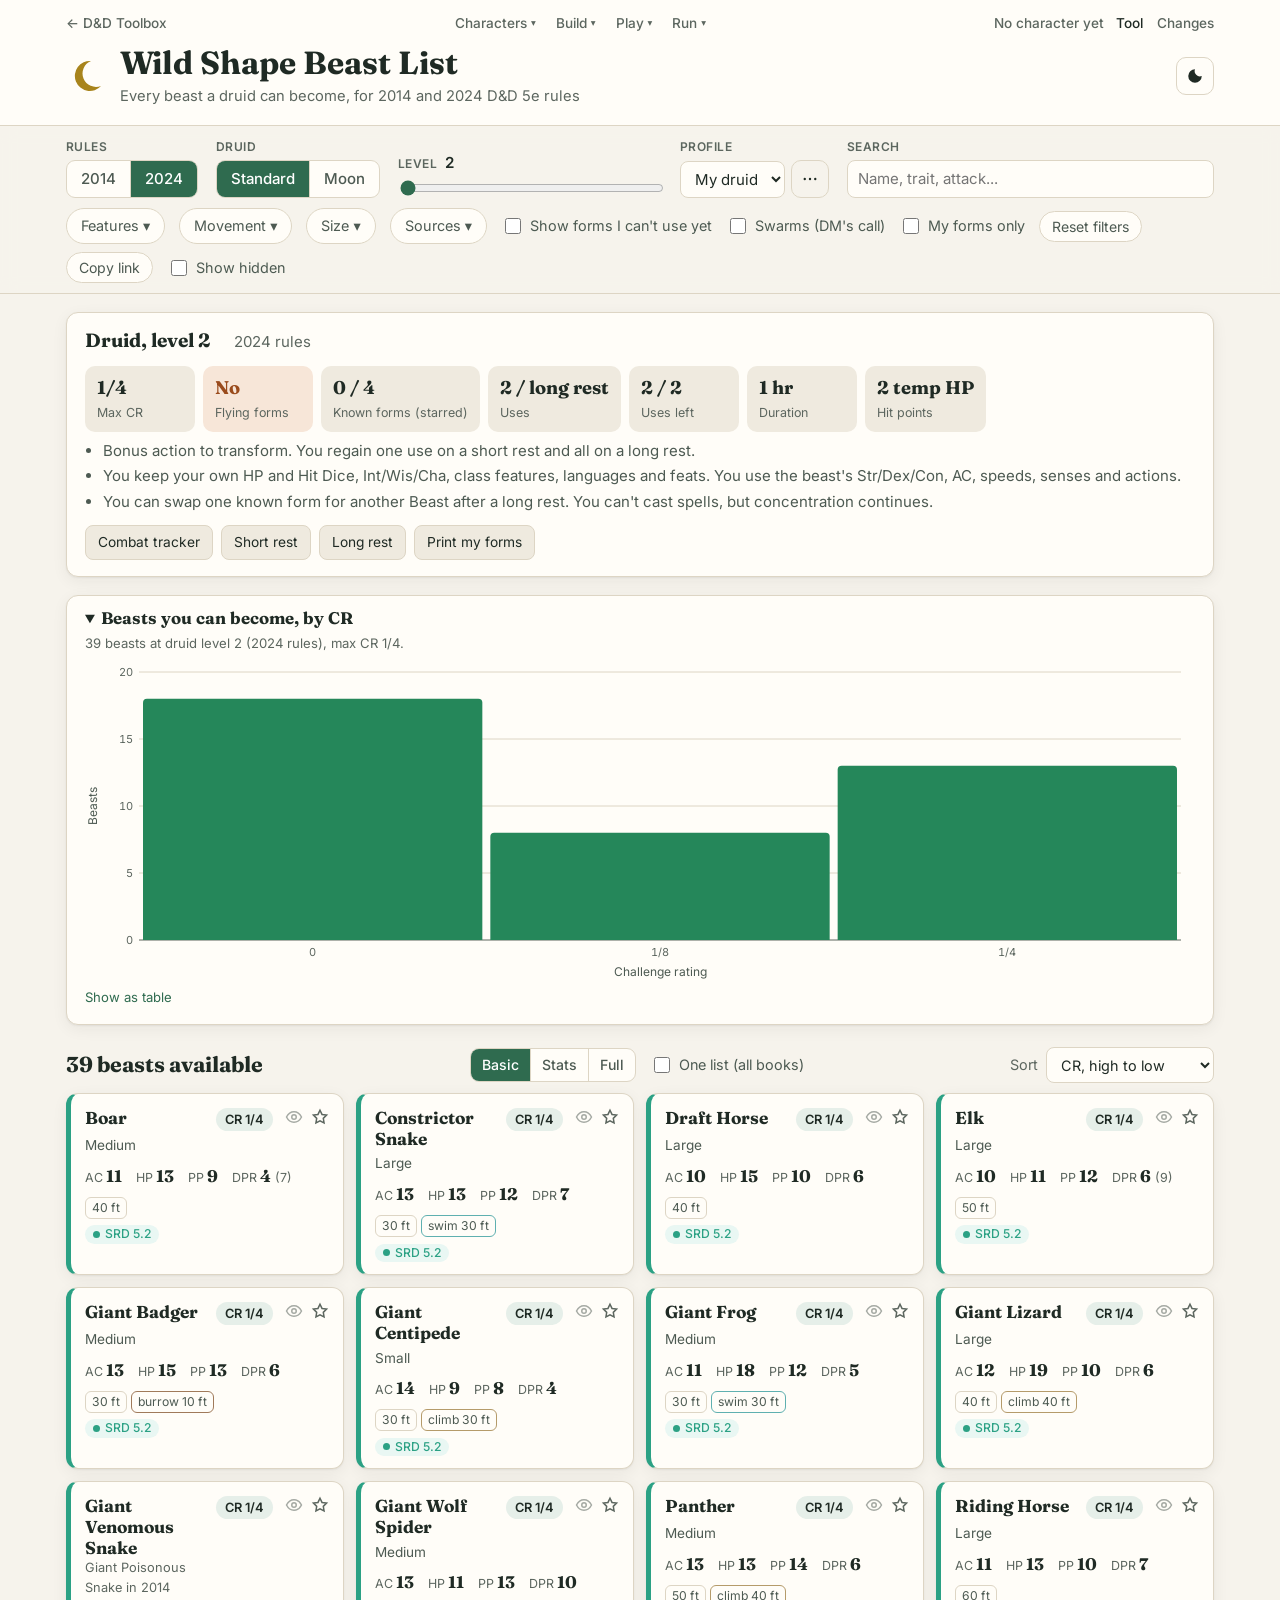
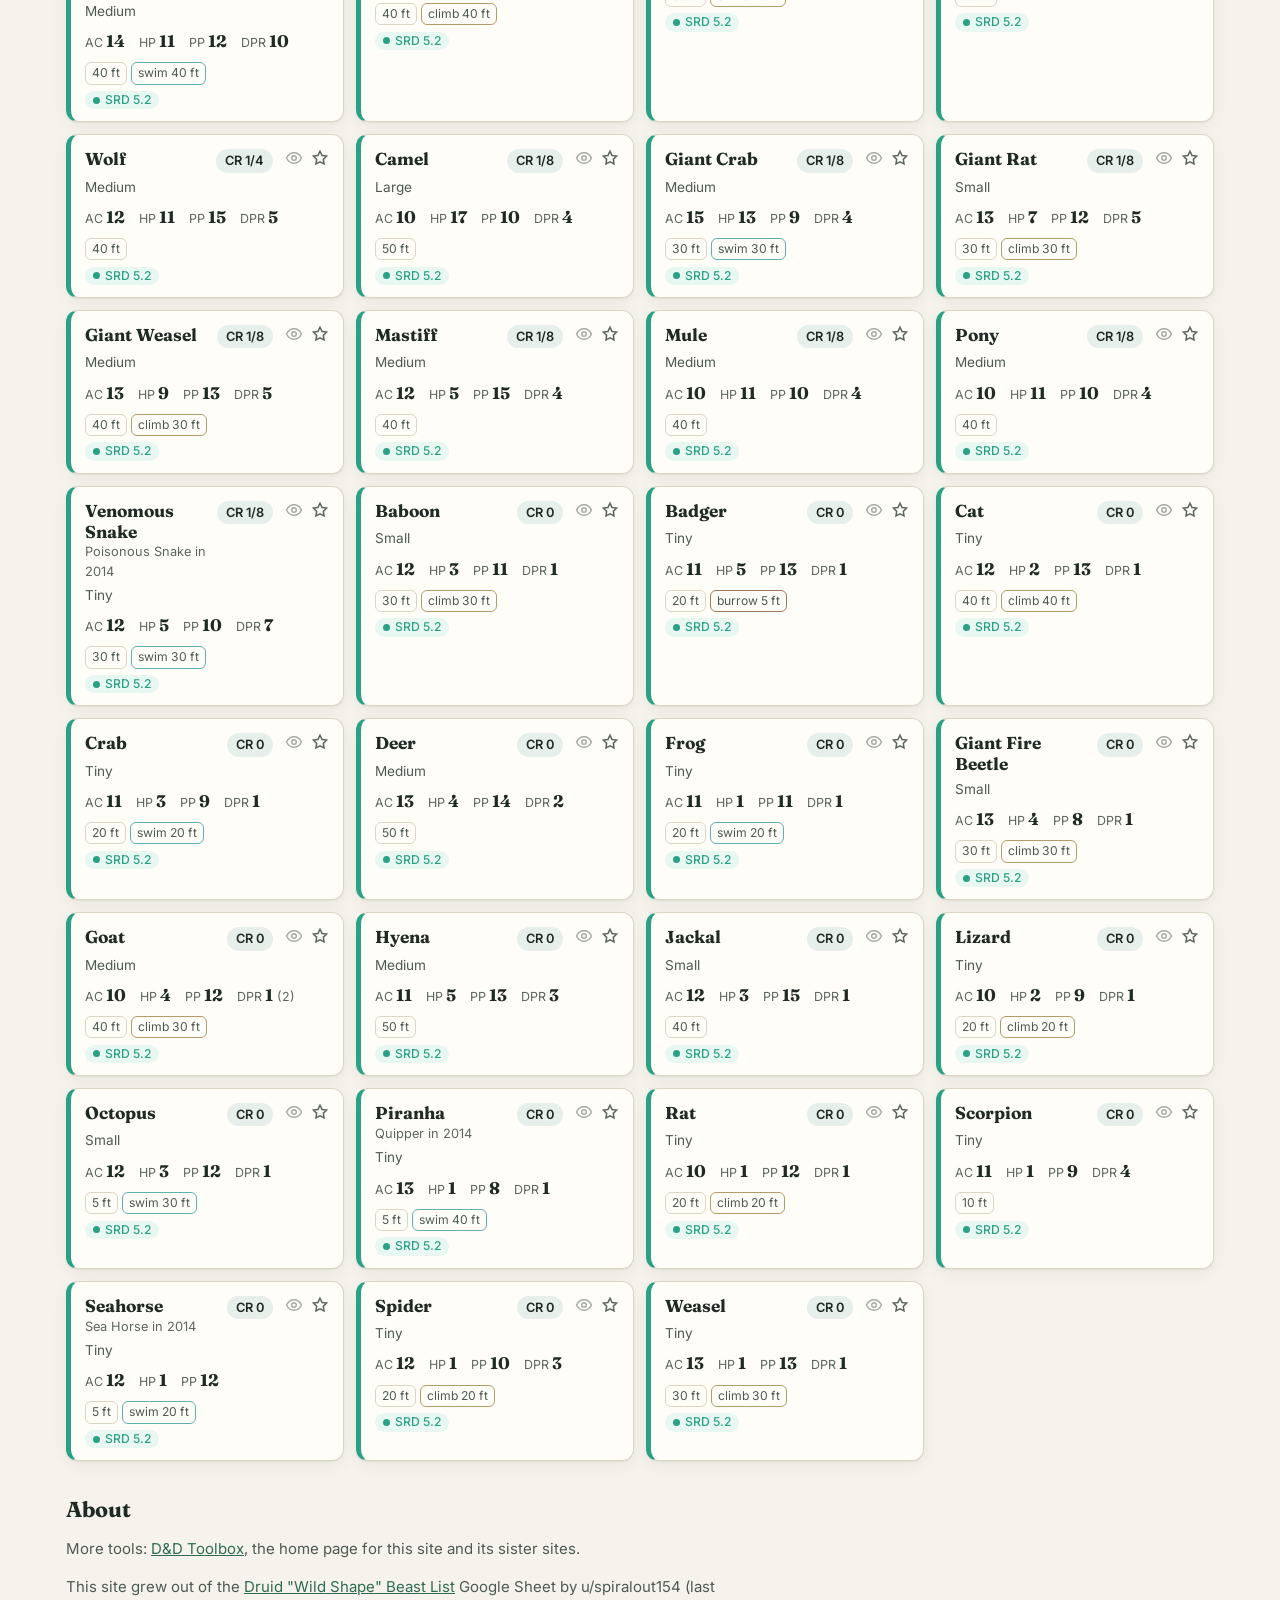
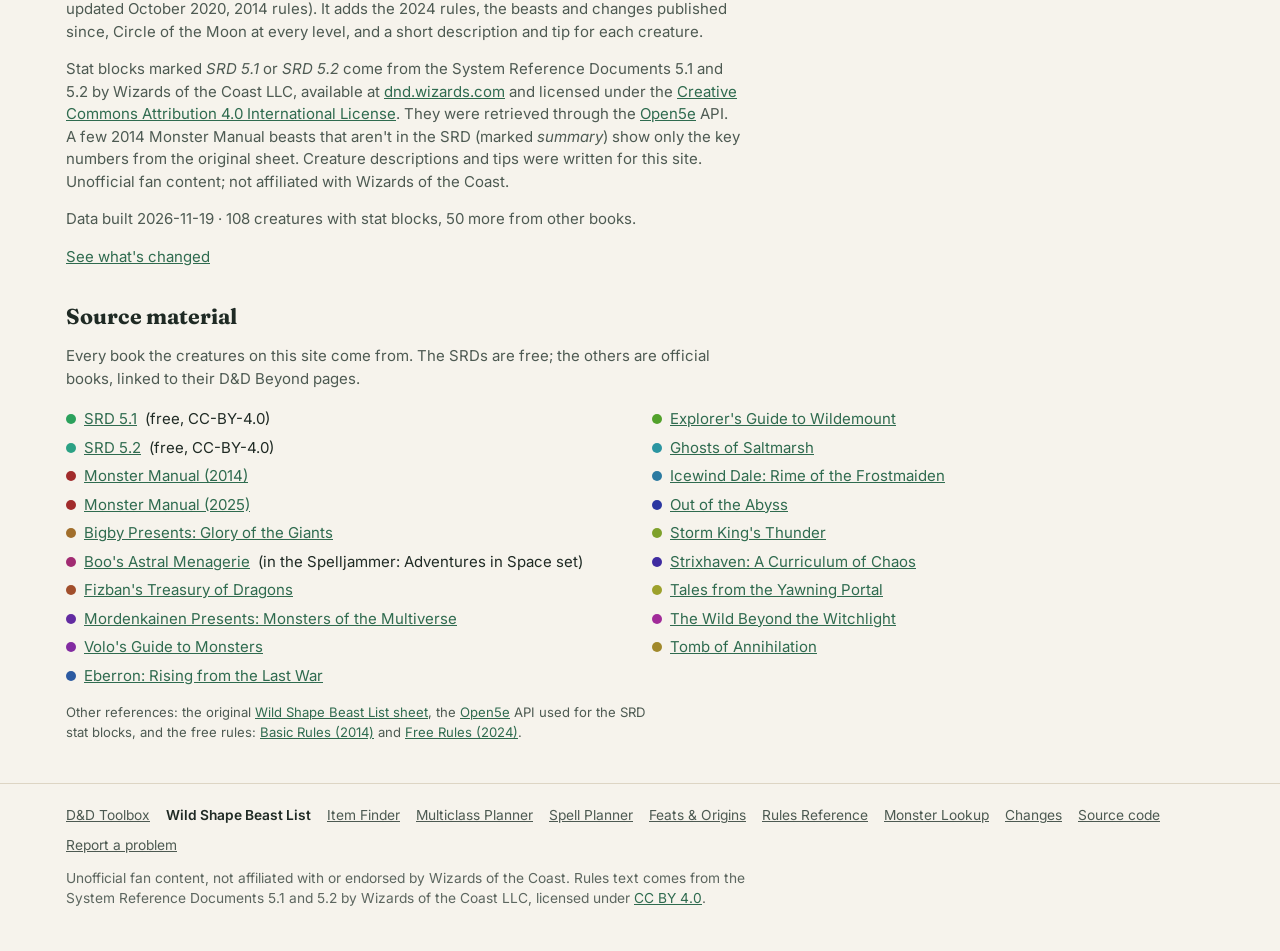
<file: site/index.html>
<!doctype html>
<html lang="en">
<head>
<meta charset="utf-8">
<meta name="viewport" content="width=device-width, initial-scale=1">
<title>Wild Shape Beast List</title>
<meta name="description" content="Druid Wild Shape beast list for D&D 5e: 2014 and 2024 rules, standard and Circle of the Moon druids, filtered by level.">
<meta name="theme-color" content="#f6f3ec" media="(prefers-color-scheme: light)">
<meta name="theme-color" content="#12171a" media="(prefers-color-scheme: dark)">
<link rel="canonical" href="https://wernercd.github.io/dnd-druid-wildshapes/">
<meta property="og:type" content="website">
<meta property="og:site_name" content="D&amp;D Toolbox">
<meta property="og:title" content="Wild Shape Beast List">
<meta property="og:description" content="Druid Wild Shape beast list for D&D 5e: 2014 and 2024 rules, standard and Circle of the Moon druids, filtered by level.">
<meta property="og:url" content="https://wernercd.github.io/dnd-druid-wildshapes/">
<meta property="og:image" content="https://wernercd.github.io/dnd-druid-wildshapes/og.png">
<meta property="og:image:width" content="1200">
<meta property="og:image:height" content="630">
<meta name="twitter:card" content="summary_large_image">
<link rel="manifest" href="manifest.webmanifest">
<link rel="icon" href="icons/favicon-32.png" sizes="32x32" type="image/png">
<link rel="apple-touch-icon" href="icons/apple-touch-icon.png">
<link rel="preconnect" href="https://fonts.googleapis.com">
<link rel="preconnect" href="https://fonts.gstatic.com" crossorigin>
<link href="https://fonts.googleapis.com/css2?family=Fraunces:opsz,wght@9..144,500;9..144,700&family=Inter:wght@400;500;600&display=swap" rel="stylesheet">
<script>try{var t=localStorage.getItem('dnd.theme');if(t==='dark'||t==='light')document.documentElement.dataset.theme=t;}catch(e){}</script>
<link rel="stylesheet" href="styles.css?v=dev">
</head>
<body>
<header class="site-header">
  <div class="wrap hub-bar">
    <a href="https://wernercd.github.io/dnd/">&larr; D&amp;D Toolbox</a>
    <span class="char-pick" id="charPick"></span>
    <nav class="hub-nav" aria-label="Site">
      <a href="./" aria-current="page">Tool</a>
      <a href="changes.html">Changes</a>
    </nav>
  </div>
  <div class="wrap header-inner">
    <div class="brand">
      <svg class="logo" viewBox="0 0 32 32" aria-hidden="true"><path d="M20 4a12 12 0 1 0 8 20A10 10 0 0 1 20 4z"/></svg>
      <div>
        <h1>Wild Shape Beast List</h1>
        <p class="tagline">Every beast a druid can become, for 2014 and 2024 D&amp;D 5e rules</p>
      </div>
    </div>
    <button id="themeBtn" class="icon-btn" type="button" aria-label="Toggle dark mode" title="Toggle dark mode">
      <svg viewBox="0 0 24 24" aria-hidden="true"><path d="M12 3a9 9 0 1 0 9 9 7 7 0 0 1-9-9z"/></svg>
    </button>
  </div>
</header>

<section class="controls" aria-label="Druid options">
  <div class="wrap controls-grid">
    <div class="ctl">
      <span class="ctl-label">Rules</span>
      <div class="seg" role="radiogroup" aria-label="Rules edition">
        <button type="button" role="radio" data-ed="2014">2014</button>
        <button type="button" role="radio" data-ed="2024">2024</button>
      </div>
    </div>
    <div class="ctl">
      <span class="ctl-label">Druid</span>
      <div class="seg" role="radiogroup" aria-label="Druid circle">
        <button type="button" role="radio" data-circle="standard">Standard</button>
        <button type="button" role="radio" data-circle="moon">Moon</button>
      </div>
    </div>
    <div class="ctl ctl-level">
      <label class="ctl-label" for="level">Level <output id="levelOut">2</output></label>
      <input type="range" id="level" min="2" max="20" value="2">
    </div>
    <div class="ctl ctl-wis" id="wisCtl">
      <label class="ctl-label" for="wis">Wis mod</label>
      <input type="number" id="wis" min="-1" max="7" value="3">
    </div>
    <div class="ctl ctl-profile">
      <label class="ctl-label" for="profile">Profile</label>
      <div class="profile-row">
        <select id="profile" aria-label="Profile"></select>
        <details class="pmenu" id="pMenu">
          <summary class="icon-btn" aria-label="Manage profiles, backup and restore" title="Manage profiles, backup and restore">
            <svg viewBox="0 0 24 24" aria-hidden="true"><circle cx="5" cy="12" r="1.6"/><circle cx="12" cy="12" r="1.6"/><circle cx="19" cy="12" r="1.6"/></svg>
          </summary>
          <div class="pmenu-pop">
            <button type="button" data-pact="new">New profile</button>
            <button type="button" data-pact="rename">Rename profile</button>
            <button type="button" data-pact="delete">Delete profile</button>
            <button type="button" data-pact="savechar" id="saveCharBtn" hidden>Save as character</button>
            <hr>
            <button type="button" data-pact="export">Export backup (.json)</button>
            <button type="button" data-pact="import">Import backup</button>
            <p class="small muted">Profiles keep starred forms, hidden beasts, notes and settings in this browser. Export a backup to move them to another device.</p>
          </div>
        </details>
        <input type="file" id="importFile" accept=".json,application/json" hidden>
      </div>
      <p class="char-note small muted" id="charNote" hidden></p>
    </div>
    <div class="ctl ctl-search">
      <label class="ctl-label" for="search">Search</label>
      <input type="search" id="search" placeholder="Name, trait, attack...">
    </div>
  </div>
  <div class="wrap filters">
    <details class="srcpick featpick" id="featPick">
      <summary id="featSum">Features</summary>
      <div class="srcpop">
        <div class="srcbtns"><button type="button" id="featNone">Clear all</button><span class="small muted">Beasts must have every ticked feature.</span></div>
        <div id="featList" class="srclist" role="group" aria-label="Feature filter"></div>
      </div>
    </details>
    <details class="srcpick featpick" id="movePick">
      <summary id="moveSum">Movement</summary>
      <div class="srcpop">
        <div class="srcbtns"><button type="button" id="moveNone">Clear all</button><span class="small muted">Beasts must have every ticked speed.</span></div>
        <div id="moveList" class="srclist" role="group" aria-label="Movement filter"></div>
      </div>
    </details>
    <details class="srcpick featpick" id="sizePick">
      <summary id="sizeSum">Size</summary>
      <div class="srcpop">
        <div class="srcbtns"><button type="button" id="sizeNone">Any size</button><span class="small muted">Shows beasts of any ticked size.</span></div>
        <div id="sizeList" class="srclist" role="group" aria-label="Size filter"></div>
      </div>
    </details>
    <details class="srcpick" id="srcPick">
      <summary id="srcSum">Sources</summary>
      <div class="srcpop">
        <input type="search" id="srcQ" placeholder="Find a book..." aria-label="Filter sources">
        <div class="srcbtns"><button type="button" id="srcCore">Core books</button><button type="button" id="srcAll">Select all</button><button type="button" id="srcNone">Clear all</button><button type="button" id="srcShown">Only matches</button></div>
        <div id="srcList" class="srclist"></div>
      </div>
    </details>
    <label class="tog"><input type="checkbox" id="showAll"> Show forms I can't use yet</label>
    <label class="tog"><input type="checkbox" id="swarms"> Swarms (DM's call)</label>
    <label class="tog"><input type="checkbox" id="favOnly"> My forms only</label>
    <button type="button" class="chip" id="resetBtn" title="Clear every filter and go back to the default view">Reset filters</button>
    <button type="button" class="chip" id="copyLink" title="Copy a link to this exact view">Copy link</button>
    <label class="tog"><input type="checkbox" id="showHidden"> <span id="showHiddenLbl">Show hidden</span></label>
  </div>
</section>

<main class="wrap" data-reveal>
  <section id="rules" class="rules-card" aria-live="polite"></section>

  <details class="rules-card crchart" id="crSec" open>
    <summary><h2>Beasts you can become, by CR</h2></summary>
    <div class="crbody">
      <p class="small muted" id="crNote"></p>
      <div id="crChart"></div>
    </div>
  </details>

  <section class="results">
    <div class="results-head">
      <h2 id="count">Beasts</h2>
      <div class="view-ctl">
        <div class="seg seg-sm" role="radiogroup" aria-label="Card detail">
          <button type="button" role="radio" data-detail="basic" title="Name, AC, HP and speeds">Basic</button>
          <button type="button" role="radio" data-detail="stats" title="Add ability scores, traits and attacks">Stats</button>
          <button type="button" role="radio" data-detail="full" title="Full stat blocks on every card">Full</button>
        </div>
        <label class="tog"><input type="checkbox" id="merge"> One list (all books)</label>
      </div>
      <div class="sort">
        <label for="sort">Sort</label>
        <select id="sort">
          <option value="cr-desc">CR, high to low</option>
          <option value="cr-asc">CR, low to high</option>
          <option value="name">Name</option>
          <option value="hp">Hit points</option>
          <option value="ac">Armor class</option>
          <option value="speed">Fastest</option>
          <option value="dpr">Damage per round</option>
        </select>
      </div>
    </div>
    <div id="list" class="list"></div>
    <p id="empty" class="empty" hidden>No beasts match. Try clearing a filter or raising your level.</p>
  </section>

  <section class="others" id="othersSec">
    <h2>From other books</h2>
    <p class="muted">Beasts published outside the free System Reference Document. Only the basics are listed here; the full stat blocks are in the book named.</p>
    <div id="others" class="others-list"></div>
  </section>

  <section class="about" id="about">
    <h2>About</h2>
    <p>More tools: <a href="https://wernercd.github.io/dnd/">D&amp;D Toolbox</a>, the home page for this site and its sister sites.</p>
    <p>This site grew out of the <a href="https://docs.google.com/spreadsheets/d/1dTGapgzFstOdRr5EJEV6sAhtNSYi0QsX-Tgr2GRutWI/" rel="noopener">Druid "Wild Shape" Beast List</a> Google Sheet by u/spiralout154 (last updated October 2020, 2014 rules). It adds the 2024 rules, the beasts and changes published since, Circle of the Moon at every level, and a short description and tip for each creature.</p>
    <p>Stat blocks marked <em>SRD 5.1</em> or <em>SRD 5.2</em> come from the System Reference Documents 5.1 and 5.2 by Wizards of the Coast LLC, available at <a href="https://dnd.wizards.com/resources/systems-reference-document" rel="noopener">dnd.wizards.com</a> and licensed under the <a href="https://creativecommons.org/licenses/by/4.0/legalcode" rel="noopener">Creative Commons Attribution 4.0 International License</a>. They were retrieved through the <a href="https://open5e.com" rel="noopener">Open5e</a> API. A few 2014 Monster Manual beasts that aren't in the SRD (marked <em>summary</em>) show only the key numbers from the original sheet. Creature descriptions and tips were written for this site. Unofficial fan content; not affiliated with Wizards of the Coast.</p>
    <p class="muted" id="generated"></p>
    <p><a href="changes.html">See what's changed</a></p>
  </section>

  <section class="about" id="sources">
    <h2>Source material</h2>
    <p class="muted">Every book the creatures on this site come from. The SRDs are free; the others are official books, linked to their D&amp;D Beyond pages.</p>
    <ul id="srcLinks" class="srclinks"></ul>
    <p class="small muted">Other references: the original <a href="https://docs.google.com/spreadsheets/d/1dTGapgzFstOdRr5EJEV6sAhtNSYi0QsX-Tgr2GRutWI/" rel="noopener">Wild Shape Beast List sheet</a>, the <a href="https://open5e.com" rel="noopener">Open5e</a> API used for the SRD stat blocks, and the free rules: <a href="https://www.dndbeyond.com/sources/dnd/basic-rules-2014" rel="noopener">Basic Rules (2014)</a> and <a href="https://www.dndbeyond.com/sources/dnd/br-2024" rel="noopener">Free Rules (2024)</a>.</p>
  </section>

</main>

<aside id="tracker" class="tracker" aria-label="Combat tracker" hidden></aside>

<footer class="site-footer">
  <div class="wrap">
    <ul class="foot-links">
      <li><a href="https://wernercd.github.io/dnd/">D&amp;D Toolbox</a></li>
      <li><a href="https://wernercd.github.io/dnd-druid-wildshapes/" aria-current="page">Wild Shape Beast List</a></li>
      <li><a href="https://wernercd.github.io/dnd-items/">Item Finder</a></li>
      <li><a href="https://wernercd.github.io/dnd-multiclass-planner/">Multiclass Planner</a></li>
      <li><a href="https://wernercd.github.io/dnd-magic/">Spell Planner</a></li>
      <li><a href="https://wernercd.github.io/dnd-feats/">Feats &amp; Origins</a></li>
      <li><a href="https://wernercd.github.io/dnd-rules/">Rules Reference</a></li>
      <li><a href="https://wernercd.github.io/dnd-monsters/">Monster Lookup</a></li>
      <li><a href="changes.html">Changes</a></li>
      <li><a href="https://github.com/WernerCD/dnd-druid-wildshapes" rel="noopener">Source code</a></li>
      <li><a href="https://github.com/WernerCD/dnd-druid-wildshapes/issues" rel="noopener">Report a problem</a></li>
    </ul>
    <p>Unofficial fan content, not affiliated with or endorsed by Wizards of the Coast. Rules text comes from the System Reference Documents 5.1 and 5.2 by Wizards of the Coast LLC, licensed under <a href="https://creativecommons.org/licenses/by/4.0/legalcode" rel="noopener">CC BY 4.0</a>.</p>
  </div>
</footer>

<dialog id="detail" aria-labelledby="dTitle">
  <div class="dlg">
    <button type="button" class="icon-btn close" id="closeDlg" aria-label="Close">
      <svg viewBox="0 0 24 24" aria-hidden="true"><path d="M6 6l12 12M18 6L6 18"/></svg>
    </button>
    <div id="dBody"></div>
  </div>
</dialog>

<script src="theme.js?v=dev"></script>
<script src="nav.js?v=dev"></script>
<script src="version.js?v=dev"></script>
<script src="offline.js?v=dev"></script>
<script src="dice.js?v=dev"></script>
<script src="links.js?v=dev"></script>
<script src="character.js?v=dev"></script>
<script src="sources.js?v=dev"></script>
<script src="chart.js?v=dev"></script>
<script src="statblock.js?v=dev"></script>
<script src="app.js?v=dev"></script>
<script src="motion.js?v=dev" defer></script><script src="ui.js?v=dev" defer></script>
</body>
</html>
</file>
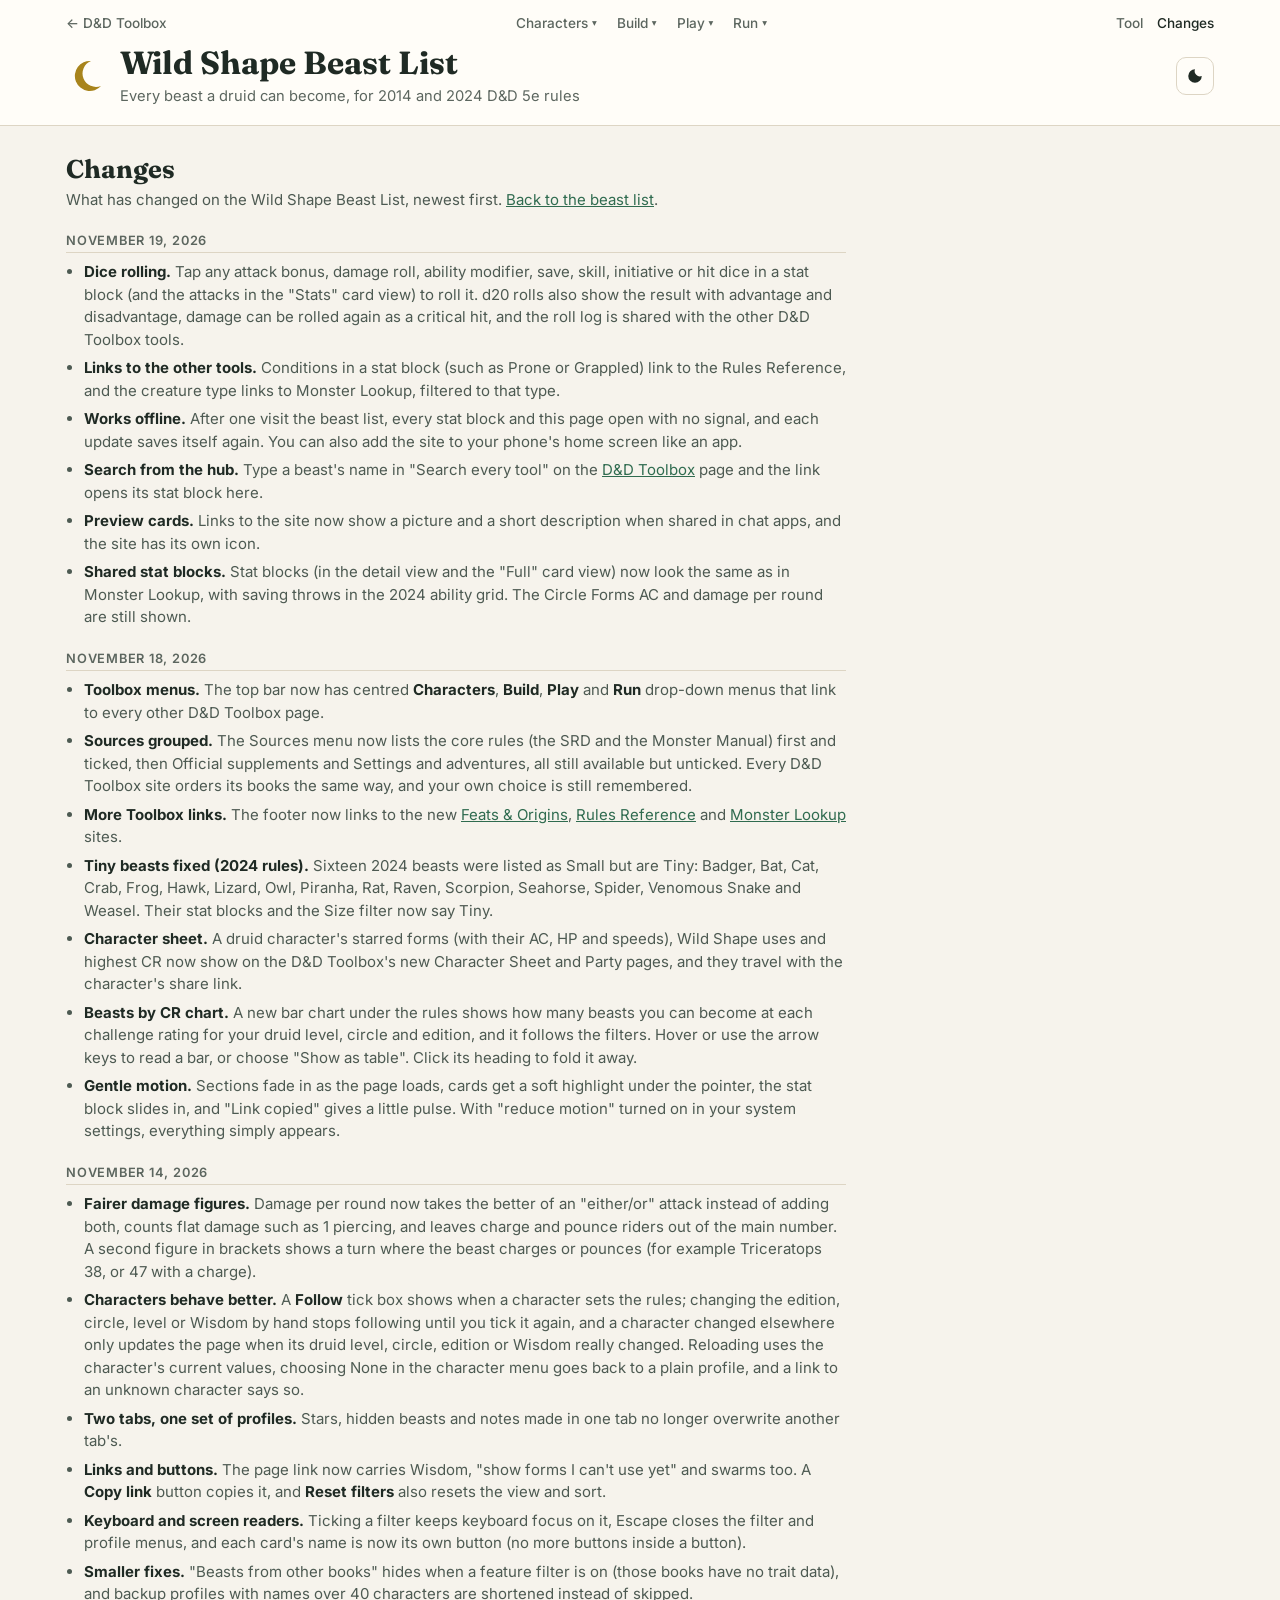
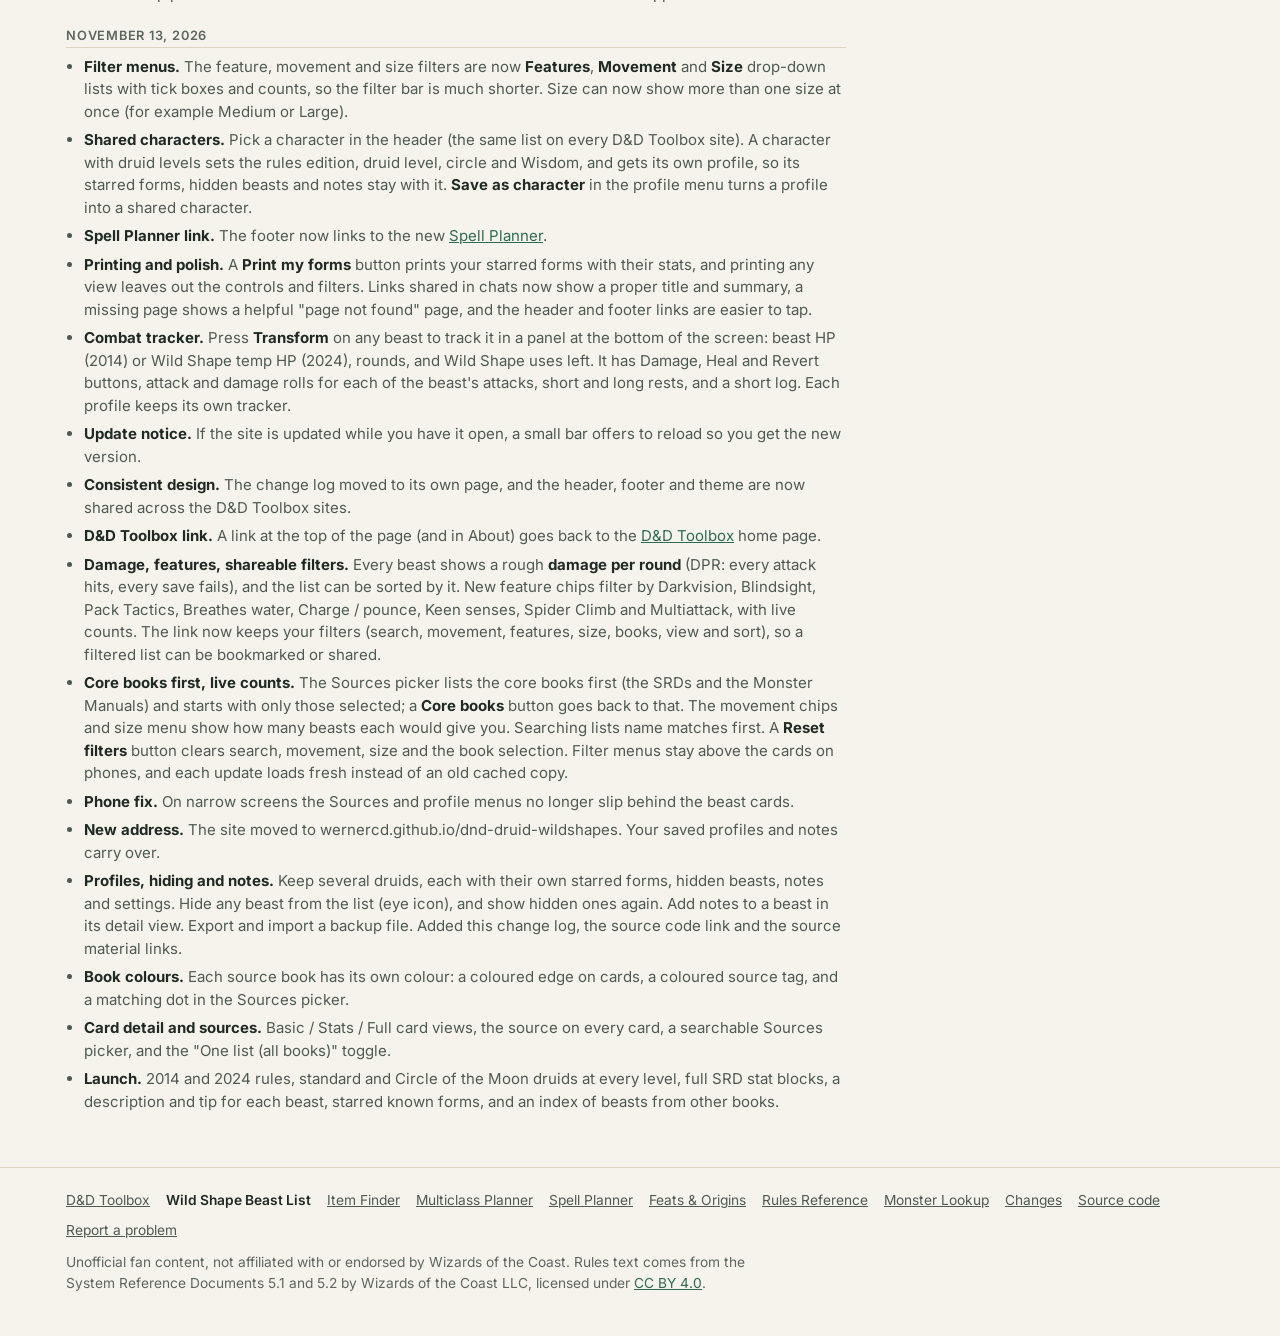
<file: site/changes.html>
<!doctype html>
<html lang="en">
<head>
<meta charset="utf-8">
<meta name="viewport" content="width=device-width, initial-scale=1">
<title>Changes · Wild Shape Beast List</title>
<meta name="description" content="What has changed on the Wild Shape Beast List, newest first.">
<meta name="theme-color" content="#f6f3ec" media="(prefers-color-scheme: light)">
<meta name="theme-color" content="#12171a" media="(prefers-color-scheme: dark)">
<link rel="canonical" href="https://wernercd.github.io/dnd-druid-wildshapes/changes.html">
<meta property="og:type" content="website">
<meta property="og:site_name" content="D&amp;D Toolbox">
<meta property="og:title" content="Changes · Wild Shape Beast List">
<meta property="og:description" content="What has changed on the Wild Shape Beast List, newest first.">
<meta property="og:url" content="https://wernercd.github.io/dnd-druid-wildshapes/changes.html">
<meta property="og:image" content="https://wernercd.github.io/dnd-druid-wildshapes/og.png">
<meta property="og:image:width" content="1200">
<meta property="og:image:height" content="630">
<meta name="twitter:card" content="summary_large_image">
<link rel="manifest" href="manifest.webmanifest">
<link rel="icon" href="icons/favicon-32.png" sizes="32x32" type="image/png">
<link rel="apple-touch-icon" href="icons/apple-touch-icon.png">
<link rel="preconnect" href="https://fonts.googleapis.com">
<link rel="preconnect" href="https://fonts.gstatic.com" crossorigin>
<link href="https://fonts.googleapis.com/css2?family=Fraunces:opsz,wght@9..144,500;9..144,700&family=Inter:wght@400;500;600&display=swap" rel="stylesheet">
<script>try{var t=localStorage.getItem('dnd.theme');if(t==='dark'||t==='light')document.documentElement.dataset.theme=t;}catch(e){}</script>
<link rel="stylesheet" href="styles.css?v=dev">
</head>
<body>
<header class="site-header">
  <div class="wrap hub-bar">
    <a href="https://wernercd.github.io/dnd/">&larr; D&amp;D Toolbox</a>
    <nav class="hub-nav" aria-label="Site">
      <a href="./">Tool</a>
      <a href="changes.html" aria-current="page">Changes</a>
    </nav>
  </div>
  <div class="wrap header-inner">
    <div class="brand">
      <svg class="logo" viewBox="0 0 32 32" aria-hidden="true"><path d="M20 4a12 12 0 1 0 8 20A10 10 0 0 1 20 4z"/></svg>
      <div>
        <h1><a href="./">Wild Shape Beast List</a></h1>
        <p class="tagline">Every beast a druid can become, for 2014 and 2024 D&amp;D 5e rules</p>
      </div>
    </div>
    <button id="themeBtn" class="icon-btn" type="button" aria-label="Toggle dark mode" title="Toggle dark mode">
      <svg viewBox="0 0 24 24" aria-hidden="true"><path d="M12 3a9 9 0 1 0 9 9 7 7 0 0 1-9-9z"/></svg>
    </button>
  </div>
</header>

<main class="wrap changes">
  <h2>Changes</h2>
  <p class="intro">What has changed on the Wild Shape Beast List, newest first. <a href="./">Back to the beast list</a>.</p>
    <section class="change-day">
      <h3><time datetime="2026-11-19">November 19, 2026</time></h3>
      <ul>
        <li><b>Dice rolling.</b> Tap any attack bonus, damage roll, ability modifier, save, skill, initiative or hit dice in a stat block (and the attacks in the "Stats" card view) to roll it. d20 rolls also show the result with advantage and disadvantage, damage can be rolled again as a critical hit, and the roll log is shared with the other D&amp;D Toolbox tools.</li>
        <li><b>Links to the other tools.</b> Conditions in a stat block (such as Prone or Grappled) link to the Rules Reference, and the creature type links to Monster Lookup, filtered to that type.</li>
        <li><b>Works offline.</b> After one visit the beast list, every stat block and this page open with no signal, and each update saves itself again. You can also add the site to your phone's home screen like an app.</li>
        <li><b>Search from the hub.</b> Type a beast's name in "Search every tool" on the <a href="https://wernercd.github.io/dnd/">D&amp;D Toolbox</a> page and the link opens its stat block here.</li>
        <li><b>Preview cards.</b> Links to the site now show a picture and a short description when shared in chat apps, and the site has its own icon.</li>
        <li><b>Shared stat blocks.</b> Stat blocks (in the detail view and the "Full" card view) now look the same as in Monster Lookup, with saving throws in the 2024 ability grid. The Circle Forms AC and damage per round are still shown.</li>
      </ul>
    </section>
    <section class="change-day">
      <h3><time datetime="2026-11-18">November 18, 2026</time></h3>
      <ul>
        <li><b>Toolbox menus.</b> The top bar now has centred <b>Characters</b>, <b>Build</b>, <b>Play</b> and <b>Run</b> drop-down menus that link to every other D&amp;D Toolbox page.</li>
        <li><b>Sources grouped.</b> The Sources menu now lists the core rules (the SRD and the Monster Manual) first and ticked, then Official supplements and Settings and adventures, all still available but unticked. Every D&amp;D Toolbox site orders its books the same way, and your own choice is still remembered.</li>
        <li><b>More Toolbox links.</b> The footer now links to the new <a href="https://wernercd.github.io/dnd-feats/">Feats &amp; Origins</a>, <a href="https://wernercd.github.io/dnd-rules/">Rules Reference</a> and <a href="https://wernercd.github.io/dnd-monsters/">Monster Lookup</a> sites.</li>
        <li><b>Tiny beasts fixed (2024 rules).</b> Sixteen 2024 beasts were listed as Small but are Tiny: Badger, Bat, Cat, Crab, Frog, Hawk, Lizard, Owl, Piranha, Rat, Raven, Scorpion, Seahorse, Spider, Venomous Snake and Weasel. Their stat blocks and the Size filter now say Tiny.</li>
        <li><b>Character sheet.</b> A druid character's starred forms (with their AC, HP and speeds), Wild Shape uses and highest CR now show on the D&amp;D Toolbox's new Character Sheet and Party pages, and they travel with the character's share link.</li>
        <li><b>Beasts by CR chart.</b> A new bar chart under the rules shows how many beasts you can become at each challenge rating for your druid level, circle and edition, and it follows the filters. Hover or use the arrow keys to read a bar, or choose "Show as table". Click its heading to fold it away.</li>
        <li><b>Gentle motion.</b> Sections fade in as the page loads, cards get a soft highlight under the pointer, the stat block slides in, and "Link copied" gives a little pulse. With "reduce motion" turned on in your system settings, everything simply appears.</li>
      </ul>
    </section>
    <section class="change-day">
      <h3><time datetime="2026-11-14">November 14, 2026</time></h3>
      <ul>
        <li><b>Fairer damage figures.</b> Damage per round now takes the better of an "either/or" attack instead of adding both, counts flat damage such as 1 piercing, and leaves charge and pounce riders out of the main number. A second figure in brackets shows a turn where the beast charges or pounces (for example Triceratops 38, or 47 with a charge).</li>
        <li><b>Characters behave better.</b> A <b>Follow</b> tick box shows when a character sets the rules; changing the edition, circle, level or Wisdom by hand stops following until you tick it again, and a character changed elsewhere only updates the page when its druid level, circle, edition or Wisdom really changed. Reloading uses the character's current values, choosing None in the character menu goes back to a plain profile, and a link to an unknown character says so.</li>
        <li><b>Two tabs, one set of profiles.</b> Stars, hidden beasts and notes made in one tab no longer overwrite another tab's.</li>
        <li><b>Links and buttons.</b> The page link now carries Wisdom, "show forms I can't use yet" and swarms too. A <b>Copy link</b> button copies it, and <b>Reset filters</b> also resets the view and sort.</li>
        <li><b>Keyboard and screen readers.</b> Ticking a filter keeps keyboard focus on it, Escape closes the filter and profile menus, and each card's name is now its own button (no more buttons inside a button).</li>
        <li><b>Smaller fixes.</b> "Beasts from other books" hides when a feature filter is on (those books have no trait data), and backup profiles with names over 40 characters are shortened instead of skipped.</li>
      </ul>
    </section>
    <section class="change-day">
      <h3><time datetime="2026-11-13">November 13, 2026</time></h3>
      <ul>
        <li><b>Filter menus.</b> The feature, movement and size filters are now <b>Features</b>, <b>Movement</b> and <b>Size</b> drop-down lists with tick boxes and counts, so the filter bar is much shorter. Size can now show more than one size at once (for example Medium or Large).</li>
        <li><b>Shared characters.</b> Pick a character in the header (the same list on every D&amp;D Toolbox site). A character with druid levels sets the rules edition, druid level, circle and Wisdom, and gets its own profile, so its starred forms, hidden beasts and notes stay with it. <b>Save as character</b> in the profile menu turns a profile into a shared character.</li>
        <li><b>Spell Planner link.</b> The footer now links to the new <a href="https://wernercd.github.io/dnd-magic/">Spell Planner</a>.</li>
        <li><b>Printing and polish.</b> A <b>Print my forms</b> button prints your starred forms with their stats, and printing any view leaves out the controls and filters. Links shared in chats now show a proper title and summary, a missing page shows a helpful "page not found" page, and the header and footer links are easier to tap.</li>
        <li><b>Combat tracker.</b> Press <b>Transform</b> on any beast to track it in a panel at the bottom of the screen: beast HP (2014) or Wild Shape temp HP (2024), rounds, and Wild Shape uses left. It has Damage, Heal and Revert buttons, attack and damage rolls for each of the beast's attacks, short and long rests, and a short log. Each profile keeps its own tracker.</li>
        <li><b>Update notice.</b> If the site is updated while you have it open, a small bar offers to reload so you get the new version.</li>
        <li><b>Consistent design.</b> The change log moved to its own page, and the header, footer and theme are now shared across the D&amp;D Toolbox sites.</li>
        <li><b>D&amp;D Toolbox link.</b> A link at the top of the page (and in About) goes back to the <a href="https://wernercd.github.io/dnd/">D&amp;D Toolbox</a> home page.</li>
        <li><b>Damage, features, shareable filters.</b> Every beast shows a rough <b>damage per round</b> (DPR: every attack hits, every save fails), and the list can be sorted by it. New feature chips filter by Darkvision, Blindsight, Pack Tactics, Breathes water, Charge / pounce, Keen senses, Spider Climb and Multiattack, with live counts. The link now keeps your filters (search, movement, features, size, books, view and sort), so a filtered list can be bookmarked or shared.</li>
        <li><b>Core books first, live counts.</b> The Sources picker lists the core books first (the SRDs and the Monster Manuals) and starts with only those selected; a <b>Core books</b> button goes back to that. The movement chips and size menu show how many beasts each would give you. Searching lists name matches first. A <b>Reset filters</b> button clears search, movement, size and the book selection. Filter menus stay above the cards on phones, and each update loads fresh instead of an old cached copy.</li>
        <li><b>Phone fix.</b> On narrow screens the Sources and profile menus no longer slip behind the beast cards.</li>
        <li><b>New address.</b> The site moved to wernercd.github.io/dnd-druid-wildshapes. Your saved profiles and notes carry over.</li>
        <li><b>Profiles, hiding and notes.</b> Keep several druids, each with their own starred forms, hidden beasts, notes and settings. Hide any beast from the list (eye icon), and show hidden ones again. Add notes to a beast in its detail view. Export and import a backup file. Added this change log, the source code link and the source material links.</li>
        <li><b>Book colours.</b> Each source book has its own colour: a coloured edge on cards, a coloured source tag, and a matching dot in the Sources picker.</li>
        <li><b>Card detail and sources.</b> Basic / Stats / Full card views, the source on every card, a searchable Sources picker, and the "One list (all books)" toggle.</li>
        <li><b>Launch.</b> 2014 and 2024 rules, standard and Circle of the Moon druids at every level, full SRD stat blocks, a description and tip for each beast, starred known forms, and an index of beasts from other books.</li>
      </ul>
    </section>
</main>

<footer class="site-footer">
  <div class="wrap">
    <ul class="foot-links">
      <li><a href="https://wernercd.github.io/dnd/">D&amp;D Toolbox</a></li>
      <li><a href="https://wernercd.github.io/dnd-druid-wildshapes/" aria-current="page">Wild Shape Beast List</a></li>
      <li><a href="https://wernercd.github.io/dnd-items/">Item Finder</a></li>
      <li><a href="https://wernercd.github.io/dnd-multiclass-planner/">Multiclass Planner</a></li>
      <li><a href="https://wernercd.github.io/dnd-magic/">Spell Planner</a></li>
      <li><a href="https://wernercd.github.io/dnd-feats/">Feats &amp; Origins</a></li>
      <li><a href="https://wernercd.github.io/dnd-rules/">Rules Reference</a></li>
      <li><a href="https://wernercd.github.io/dnd-monsters/">Monster Lookup</a></li>
      <li><a href="changes.html">Changes</a></li>
      <li><a href="https://github.com/WernerCD/dnd-druid-wildshapes" rel="noopener">Source code</a></li>
      <li><a href="https://github.com/WernerCD/dnd-druid-wildshapes/issues" rel="noopener">Report a problem</a></li>
    </ul>
    <p>Unofficial fan content, not affiliated with or endorsed by Wizards of the Coast. Rules text comes from the System Reference Documents 5.1 and 5.2 by Wizards of the Coast LLC, licensed under <a href="https://creativecommons.org/licenses/by/4.0/legalcode" rel="noopener">CC BY 4.0</a>.</p>
  </div>
</footer>

<script src="theme.js?v=dev"></script>
<script src="nav.js?v=dev"></script>
<script src="version.js?v=dev"></script>
<script src="offline.js?v=dev"></script>
</body>
</html>
</file>
<file: site/styles.css>
:root {
  --src-s: 58%; --src-l: 40%; --src-bg: 94%;
  --bg: #f6f3ec;
  --surface: #fffdf8;
  --surface-2: #efeadf;
  --ink: #1f2a24;
  --ink-2: #4d5a52;
  --muted: #5c665f;
  --line: #ddd5c4;
  --accent: #2f6b4f;
  --accent-ink: #ffffff;
  --gold: #a8841c;
  --warn: #9a4b1c;
  --warn-bg: #f7e6d8;
  --chip: #e6efe9;
  --shadow: 0 1px 2px rgba(31, 42, 36, .06), 0 4px 16px rgba(31, 42, 36, .06);
  --radius: 12px;
  color-scheme: light;
}
@media (prefers-color-scheme: dark) {
  :root:not([data-theme="light"]) {
    --bg: #12171a;
    --surface: #1a2125;
    --surface-2: #222b30;
    --ink: #e8ece6;
    --ink-2: #b9c3bc;
    --muted: #8d9a93;
    --line: #2f3a3f;
    --accent: #6fbf95;
    --accent-ink: #0d1a13;
    --gold: #d9b84a;
    --warn: #f0a878;
    --warn-bg: #3a2a20;
    --chip: #233229;
    --shadow: 0 1px 2px rgba(0, 0, 0, .3), 0 4px 16px rgba(0, 0, 0, .25);
    color-scheme: dark;
  }
}
:root[data-theme="dark"] {
  --bg: #12171a;
  --surface: #1a2125;
  --surface-2: #222b30;
  --ink: #e8ece6;
  --ink-2: #b9c3bc;
  --muted: #8d9a93;
  --line: #2f3a3f;
  --accent: #6fbf95;
  --accent-ink: #0d1a13;
  --gold: #d9b84a;
  --warn: #f0a878;
  --warn-bg: #3a2a20;
  --chip: #233229;
  --shadow: 0 1px 2px rgba(0, 0, 0, .3), 0 4px 16px rgba(0, 0, 0, .25);
  color-scheme: dark;
}

* { box-sizing: border-box; }
[hidden] { display: none !important; }
html { -webkit-text-size-adjust: 100%; }
body {
  margin: 0;
  background: var(--bg);
  color: var(--ink);
  font: 15px/1.5 Inter, system-ui, -apple-system, "Segoe UI", sans-serif;
}
a { color: var(--accent); }
h1, h2, h3 { font-family: Fraunces, Georgia, serif; font-weight: 700; line-height: 1.2; margin: 0; }
h2 { font-size: 1.35rem; }
.wrap { max-width: 1180px; margin: 0 auto; padding: 0 16px; }
.muted { color: var(--muted); }

/* header */
.icon-btn { background: none; border: 1px solid var(--line); color: var(--ink); width: 38px; height: 38px; border-radius: 10px; display: grid; place-items: center; cursor: pointer; flex: none; }
.icon-btn svg { width: 18px; height: 18px; fill: none; stroke: currentColor; stroke-width: 2; stroke-linecap: round; }
#themeBtn svg { fill: currentColor; stroke: none; }
.icon-btn:hover { background: var(--surface-2); }

/* controls */
.controls { position: sticky; top: 0; z-index: 5; background: color-mix(in srgb, var(--bg) 92%, transparent); backdrop-filter: blur(8px); border-bottom: 1px solid var(--line); padding: 12px 0 10px; }
.controls-grid { display: flex; flex-wrap: wrap; gap: 12px 18px; align-items: flex-end; }
.ctl { display: flex; flex-direction: column; gap: 4px; }
.ctl-label { font-size: .75rem; font-weight: 600; letter-spacing: .04em; text-transform: uppercase; color: var(--muted); }
.ctl-label output { color: var(--ink); font-size: .95rem; text-transform: none; letter-spacing: 0; margin-left: 4px; }
.ctl-level { min-width: 180px; flex: 1 1 180px; max-width: 280px; }
.ctl-level input { width: 100%; accent-color: var(--accent); }
.ctl-wis input { width: 70px; }
.ctl-search { flex: 2 1 200px; }
input[type=search], input[type=number], select {
  font: inherit; color: var(--ink); background: var(--surface); border: 1px solid var(--line); border-radius: 8px; padding: 7px 10px; min-height: 36px;
}
input:focus-visible, select:focus-visible, button:focus-visible { outline: 2px solid var(--accent); outline-offset: 2px; }
.seg { display: inline-flex; border: 1px solid var(--line); border-radius: 9px; overflow: hidden; background: var(--surface); }
.seg button { font: inherit; font-weight: 500; border: 0; background: none; color: var(--ink-2); padding: 7px 14px; cursor: pointer; min-height: 36px; }
.seg button + button { border-left: 1px solid var(--line); }
.seg button[aria-checked="true"] { background: var(--accent); color: var(--accent-ink); }
.filters { display: flex; flex-wrap: wrap; align-items: center; gap: 8px 14px; margin-top: 10px; }
.chips { display: flex; gap: 6px; flex-wrap: wrap; }
.chip { font: inherit; font-size: .88rem; border: 1px solid var(--line); background: var(--surface); color: var(--ink-2); border-radius: 999px; padding: 4px 12px; cursor: pointer; }
.chip[aria-pressed="true"] { background: var(--chip); border-color: var(--accent); color: var(--ink); }
.tog { display: inline-flex; align-items: center; gap: 6px; font-size: .9rem; color: var(--ink-2); cursor: pointer; }
.tog input { accent-color: var(--accent); width: 16px; height: 16px; }

/* rules card */
.rules-card { margin: 18px 0; background: var(--surface); border: 1px solid var(--line); border-radius: var(--radius); box-shadow: var(--shadow); padding: 16px 18px; }
.rules-top { display: flex; flex-wrap: wrap; gap: 10px 24px; align-items: baseline; }
.rules-top h2 { font-size: 1.2rem; }
.stats { display: flex; flex-wrap: wrap; gap: 8px; margin: 12px 0 8px; }
.stat { background: var(--surface-2); border-radius: 10px; padding: 8px 12px; min-width: 110px; }
.stat b { display: block; font-size: 1.15rem; font-family: Fraunces, Georgia, serif; }
.stat span { font-size: .78rem; color: var(--muted); }
.stat.warn { background: var(--warn-bg); }
.stat.warn b { color: var(--warn); }
.rules-card ul { margin: 6px 0 0; padding-left: 18px; color: var(--ink-2); }
.rules-card li { margin: 3px 0; }
.notice { background: var(--warn-bg); color: var(--ink); border-radius: 8px; padding: 8px 12px; margin-top: 10px; font-size: .92rem; }

/* list */
.results-head { display: flex; justify-content: space-between; align-items: center; gap: 12px; margin: 22px 0 10px; flex-wrap: wrap; }
.sort { display: flex; align-items: center; gap: 8px; color: var(--muted); font-size: .9rem; }
.list { display: grid; grid-template-columns: repeat(auto-fill, minmax(min(270px, 100%), 1fr)); gap: 12px; }
.card { position: relative; background: var(--surface); border: 1px solid var(--line); border-radius: var(--radius); padding: 14px 14px 12px; cursor: pointer; box-shadow: var(--shadow); transition: transform .12s ease, border-color .12s ease; text-align: left; font: inherit; color: inherit; width: 100%; }
.card:hover { transform: translateY(-2px); border-color: var(--accent); }
.card.locked { opacity: .55; }
.card-top { display: flex; justify-content: space-between; align-items: flex-start; gap: 8px; }
.card h3 { font-size: 1.08rem; }
.card .card-top { padding-right: 56px; }
.card .alt { font-size: .8rem; color: var(--muted); }
.cr { flex: none; font-weight: 600; font-size: .8rem; background: var(--chip); color: var(--ink); border-radius: 999px; padding: 2px 9px; white-space: nowrap; }
.meta { font-size: .85rem; color: var(--ink-2); margin: 4px 0 8px; }
.nums { display: flex; gap: 14px; font-size: .9rem; }
.nums b { font-family: Fraunces, Georgia, serif; font-size: 1.05rem; }
.nums span { color: var(--muted); font-size: .78rem; margin-right: 3px; }
.moves { display: flex; flex-wrap: wrap; gap: 4px; margin-top: 8px; }
.mv { font-size: .76rem; border: 1px solid var(--line); border-radius: 6px; padding: 1px 6px; color: var(--ink-2); }
.mv.fly { border-color: #7aa3c9; } .mv.swim { border-color: #5fb0b0; } .mv.climb { border-color: #b59b6a; } .mv.burrow { border-color: #a07a5a; }
.why { margin-top: 8px; font-size: .8rem; color: var(--warn); }
.fav { position: absolute; top: 10px; right: 10px; background: none; border: 0; cursor: pointer; padding: 4px; color: var(--muted); }
.fav svg { width: 18px; height: 18px; fill: none; stroke: currentColor; stroke-width: 2; }
.fav[aria-pressed="true"] { color: var(--gold); }
.fav[aria-pressed="true"] svg { fill: currentColor; }
.tagline-s { font-size: .74rem; color: var(--muted); margin-top: 6px; }
.empty { color: var(--muted); padding: 24px 0; }

/* others */
.others, .about { margin: 36px 0; }
.others-list { display: grid; grid-template-columns: repeat(auto-fill, minmax(230px, 1fr)); gap: 8px; margin-top: 12px; }
.other { background: var(--surface); border: 1px dashed var(--line); border-radius: 10px; padding: 10px 12px; font-size: .9rem; }
.other.locked { opacity: .55; }
.other b { font-family: Fraunces, Georgia, serif; }
.other .src { color: var(--muted); font-size: .8rem; }
.about p { max-width: 75ch; color: var(--ink-2); }

/* dialog */
dialog { border: 0; padding: 0; border-radius: 16px; background: var(--surface); color: var(--ink); width: min(680px, calc(100vw - 24px)); max-height: calc(100vh - 32px); box-shadow: 0 20px 60px rgba(0,0,0,.35); }
dialog::backdrop { background: rgba(10, 14, 12, .55); }
.dlg { position: relative; padding: 22px 22px 18px; overflow: auto; max-height: calc(100vh - 32px); }
.close { position: absolute; top: 14px; right: 14px; }
.sb-head h2 { font-size: 1.6rem; padding-right: 44px; }
.sb-sub { color: var(--muted); font-style: italic; margin: 2px 0 10px; }
.desc { font-size: 1rem; color: var(--ink); margin: 0 0 6px; }
.tip { background: var(--chip); border-radius: 8px; padding: 8px 12px; font-size: .92rem; margin: 8px 0 14px; }
.tip b { color: var(--accent); }
.ed-tabs { display: flex; gap: 6px; margin: 4px 0 12px; }
.ed-tabs button { font: inherit; font-size: .85rem; border: 1px solid var(--line); background: var(--surface); color: var(--ink-2); border-radius: 8px; padding: 4px 10px; cursor: pointer; }
.ed-tabs button[aria-selected="true"] { background: var(--accent); color: var(--accent-ink); border-color: var(--accent); }
.abil { display: grid; grid-template-columns: repeat(6, 1fr); text-align: center; gap: 4px; margin: 6px 0; }
.abil.three { grid-template-columns: repeat(3, 1fr); }
.abil div { background: var(--surface-2); border-radius: 6px; padding: 4px 0; font-size: .85rem; }
.abil b { display: block; font-size: .7rem; letter-spacing: .06em; color: var(--muted); }
.abil .mental { opacity: .55; }
.dsb-abil > div:nth-child(n+4) { opacity: .55; }   /* Int/Wis/Cha: replaced by the druid's own */
.dsb.mini { margin-top: 10px; }
.small { font-size: .82rem; color: var(--muted); }
.wsnote { font-size: .85rem; color: var(--ink-2); background: var(--surface-2); border-radius: 8px; padding: 8px 12px; margin-top: 12px; }

/* card detail levels, merged list, source picker */
.view-ctl { display: flex; flex-wrap: wrap; align-items: center; gap: 8px 14px; }
.seg-sm button { padding: 5px 11px; min-height: 32px; font-size: .88rem; }
.list.detail-stats { grid-template-columns: repeat(auto-fill, minmax(min(300px, 100%), 1fr)); align-items: start; }
.list.detail-full { grid-template-columns: repeat(auto-fill, minmax(min(360px, 100%), 1fr)); align-items: start; }
.card .src { font-size: .78rem; color: var(--muted); margin-top: 6px; }
.card.book { border-style: dashed; cursor: default; }
.card.book:hover { transform: none; border-color: var(--line); }
.cstats { margin-top: 10px; border-top: 1px solid var(--line); padding-top: 8px; font-size: .86rem; }
.cstats .abil div { font-size: .78rem; }
.ctraits { margin: 6px 0 4px; color: var(--ink-2); }
.attacks { list-style: none; margin: 4px 0 0; padding: 0; }
.attacks li { margin: 3px 0; line-height: 1.35; }
.nostats { margin: 8px 0 0; }
.filters { position: relative; }
.srcpick { position: relative; }
.srcpick summary { list-style: none; cursor: pointer; border: 1px solid var(--line); background: var(--surface); border-radius: 999px; padding: 6px 14px; font-size: .9rem; color: var(--ink-2); }
.srcpick summary::-webkit-details-marker { display: none; }
.srcpick summary::after { content: " \25BE"; }
.srcpick.filtered summary { background: var(--accent); color: var(--accent-ink); border-color: var(--accent); }
.srcpop { position: absolute; z-index: 20; top: calc(100% + 6px); left: 0; width: min(340px, calc(100vw - 32px)); background: var(--surface); border: 1px solid var(--line); border-radius: 12px; box-shadow: var(--shadow); padding: 10px; }
.srcpop input[type=search] { width: 100%; }
.srcbtns { display: flex; flex-wrap: wrap; gap: 6px; margin: 8px 0; }
.srcbtns button { font: inherit; font-size: .8rem; border: 1px solid var(--line); background: var(--surface-2); color: var(--ink); border-radius: 7px; padding: 4px 9px; cursor: pointer; }
.srclist { max-height: 300px; overflow-y: auto; }
.srcrow { display: flex; align-items: center; gap: 8px; padding: 5px 2px; font-size: .88rem; cursor: pointer; }
.srcrow input { accent-color: var(--accent); width: 16px; height: 16px; flex: none; }
.srcrow span:first-of-type { flex: 1; }
.srcrow .n { color: var(--muted); font-size: .8rem; }
.srcrow.zero { opacity: .5; }
.src-group { font-size: .72rem; font-weight: 700; letter-spacing: .06em; text-transform: uppercase; color: var(--muted); padding: 8px 6px 2px; }
.src-group:first-child { padding-top: 2px; }
.featpick .srcpop { width: min(280px, calc(100vw - 32px)); }
.featpick .srcbtns { align-items: center; }
@media (max-width: 640px) {
  .controls { position: relative; z-index: 6; } /* keeps the Sources and profile popups above the cards */
  .controls-grid { gap: 10px 12px; }
  .ctl-level { max-width: none; }
  .abil { grid-template-columns: repeat(3, 1fr); }
  .dlg { padding: 18px 16px; }
}
/* filter menus open under their own button; app.js nudges them left so they stay on screen */
/* book colours: each element carries --h (hue); light/dark set lightness */
@media (prefers-color-scheme: dark) { :root:not([data-theme="light"]) { --src-s: 62%; --src-l: 68%; --src-bg: 20%; } }
:root[data-theme="dark"] { --src-s: 62%; --src-l: 68%; --src-bg: 20%; }
:root[data-theme="light"] { --src-s: 58%; --src-l: 40%; --src-bg: 94%; }
.card[style*="--h"], .other[style*="--h"] { border-left: 5px solid hsl(var(--h) var(--src-s) var(--src-l)); }
.card.book[style*="--h"], .other[style*="--h"] { border-left-style: solid; }
.srctag { display: inline-flex; align-items: center; gap: 5px; font-size: .76rem; font-weight: 500; line-height: 1.2;
  color: hsl(var(--h) var(--src-s) var(--src-l)); background: hsl(var(--h) 45% var(--src-bg)); border-radius: 999px; padding: 2px 8px; }
.srctag::before { content: ""; width: 7px; height: 7px; border-radius: 50%; background: currentColor; flex: none; }
.sb-sub .srctag { vertical-align: 1px; margin-left: 4px; }
.srcrow .dot { width: 10px; height: 10px; border-radius: 50%; flex: none; background: hsl(var(--h) var(--src-s) var(--src-l)); }
/* hide/show, notes, profiles */
.hide { position: absolute; top: 10px; right: 36px; background: none; border: 0; cursor: pointer; padding: 4px; color: var(--muted); opacity: .55; }
.hide:hover, .hide:focus-visible, .hide[aria-pressed="true"] { opacity: 1; }
.hide svg { width: 18px; height: 18px; fill: none; stroke: currentColor; stroke-width: 2; stroke-linecap: round; }
.card.is-hidden { opacity: .45; border-style: dashed; }
.card.is-hidden .hide { color: var(--accent); }
.cnote { margin: 8px 0 0; font-size: .82rem; color: var(--ink-2); background: var(--surface-2); border-radius: 7px; padding: 5px 8px; white-space: pre-wrap;
  display: -webkit-box; -webkit-line-clamp: 3; -webkit-box-orient: vertical; overflow: hidden; }
.list.detail-full .cnote, .list.detail-stats .cnote { -webkit-line-clamp: unset; display: block; }
.mynotes { margin: 12px 0; }
.mynotes label { display: block; font-weight: 600; margin-bottom: 4px; }
.mynotes textarea { width: 100%; box-sizing: border-box; font: inherit; font-size: .92rem; border: 1px solid var(--line); border-radius: 9px; background: var(--surface); color: var(--ink); padding: 8px 10px; resize: vertical; }
.mn-actions { display: flex; flex-wrap: wrap; gap: 8px; margin-top: 8px; }
.btn { font: inherit; font-size: .86rem; border: 1px solid var(--line); background: var(--surface-2); color: var(--ink); border-radius: 8px; padding: 6px 12px; cursor: pointer; }
.btn[aria-pressed="true"] { border-color: var(--accent); color: var(--accent); }
.profile-row { display: flex; align-items: center; gap: 6px; }
.profile-row select { max-width: 180px; }
.pmenu { position: relative; }
.pmenu summary { list-style: none; cursor: pointer; }
.pmenu summary::-webkit-details-marker { display: none; }
.pmenu summary svg { fill: currentColor; stroke: none; }
.pmenu-pop { position: absolute; z-index: 30; top: calc(100% + 6px); right: 0; width: 240px; background: var(--surface); border: 1px solid var(--line); border-radius: 12px; box-shadow: var(--shadow); padding: 8px; display: flex; flex-direction: column; gap: 2px; }
.pmenu-pop button { font: inherit; font-size: .9rem; text-align: left; border: 0; background: none; color: var(--ink); border-radius: 7px; padding: 7px 10px; cursor: pointer; }
.pmenu-pop button:hover { background: var(--surface-2); }
.pmenu-pop hr { border: 0; border-top: 1px solid var(--line); margin: 4px 0; }
.pmenu-pop p { margin: 6px 10px 2px; }
@media (max-width: 640px) { .pmenu-pop { position: fixed; top: auto; bottom: 16px; left: 16px; right: 16px; width: auto; } }
/* source material */
.srclinks { list-style: none; padding: 0; margin: 10px 0; columns: 2 280px; column-gap: 24px; }
.srclinks li { display: flex; align-items: center; gap: 8px; padding: 3px 0; break-inside: avoid; }
.srclinks .dot { width: 10px; height: 10px; border-radius: 50%; flex: none; background: hsl(var(--h) var(--src-s) var(--src-l)); }
a.srctag { text-decoration: none; }
a.srctag:hover { text-decoration: underline; }
/* faceted counts, core books */
.chip .n { color: var(--muted); font-size: .76rem; }
.chip.zero { opacity: .45; }
.srcrow.core span:first-of-type { font-weight: 600; }
.srcrow.core + .srcrow:not(.core) { border-top: 1px solid var(--line); margin-top: 4px; padding-top: 8px; }

/* combat tracker */
.rules-actions { display: flex; flex-wrap: wrap; gap: 8px; margin-top: 12px; }
.btn.primary { background: var(--accent); color: var(--accent-ink); border-color: var(--accent); }
.btn.sm { padding: 3px 9px; font-size: .8rem; }
.icon-btn.sm { width: 30px; height: 30px; font-size: .9rem; color: var(--ink-2); }
.tracker { position: fixed; z-index: 40; left: 50%; transform: translateX(-50%); bottom: 12px; width: min(720px, calc(100vw - 24px)); max-height: 62vh; overflow-y: auto;
  background: var(--surface); border: 1px solid var(--line); border-top: 3px solid var(--gold); border-radius: 14px; box-shadow: 0 10px 30px rgba(0,0,0,.25); padding: 10px 12px; }
body.has-tracker .site-footer { padding-bottom: 260px; }
.trk-head { display: flex; align-items: center; flex-wrap: wrap; gap: 6px 8px; }
.trk-head b { font-family: Fraunces, Georgia, serif; font-size: 1.05rem; }
.trk-sp { flex: 1; }
.trk-pill { font-size: .8rem; background: var(--surface-2); border-radius: 999px; padding: 2px 9px; color: var(--ink-2); font-variant-numeric: tabular-nums; }
.trk-pill.low { background: #b4232a; color: #fff; }
.trk-row { display: flex; flex-wrap: wrap; align-items: center; gap: 8px 12px; margin-top: 8px; font-size: .9rem; }
.trk-hp input { width: 90px; font: inherit; border: 1px solid var(--line); border-radius: 8px; background: var(--surface); color: var(--ink); padding: 6px 8px; }
.trk-ma { margin: 8px 0 0; color: var(--ink-2); }
.trk-atk { display: flex; flex-wrap: wrap; gap: 6px 14px; margin-top: 6px; }
.trk-a { display: flex; align-items: center; gap: 6px; font-size: .88rem; }
.trk-log { list-style: none; margin: 10px 0 0; padding: 8px 0 0; border-top: 1px solid var(--line); font-size: .82rem; max-height: 150px; overflow-y: auto; }
.trk-log li { margin: 2px 0; }
.trk-empty { margin: 8px 0 0; }
@media (max-width: 640px) { .tracker { bottom: 0; width: 100vw; border-radius: 14px 14px 0 0; max-height: 70vh; } }

/* beasts-by-CR chart */
.crchart { padding: 0; }
.crchart > summary { cursor: pointer; padding: 12px 18px; list-style: revert; }
.crchart > summary h2 { display: inline; font-size: 1.05rem; margin: 0; }
.crchart[open] > summary { padding-bottom: 4px; }
.crchart .crbody { padding: 0 18px 14px; }
.crchart .crbody > p { margin: 0 0 6px; }

/* shared character note under the profile picker */
.char-note { margin: 4px 0 0; max-width: 260px; }
.char-note b { color: var(--ink); }
.char-note .follow { display: inline-flex; align-items: center; gap: 5px; cursor: pointer; }
.char-note .follow input { accent-color: var(--accent); width: 15px; height: 15px; margin: 0; }
.linkbtn { font: inherit; color: var(--accent); background: none; border: 0; padding: 0; text-decoration: underline; cursor: pointer; }
.card-open { font: inherit; color: inherit; background: none; border: 0; padding: 0; margin: 0; text-align: left; cursor: pointer; }
.card-open:focus-visible { outline: 2px solid var(--accent); outline-offset: 3px; border-radius: 4px; }
.card:focus-within { border-color: var(--accent); }

/* print: controls and filters hidden, cards and stat blocks only */
@media print {
  .controls, .rules-actions, #rules ul, #rules .notice, .view-ctl, .sort, #empty, .about, #sources, .tracker, .fav, .hide, dialog { display: none !important; }
  .list, .list.detail-stats, .list.detail-full { grid-template-columns: repeat(2, minmax(0, 1fr)) !important; gap: 8px; }
  .card, .card.locked, .card.is-hidden { opacity: 1 !important; box-shadow: none; transform: none; border-style: solid; }
  .card .card-top { padding-right: 0; }
  .others-list { grid-template-columns: repeat(3, minmax(0, 1fr)); }
  body.has-tracker .site-footer { padding-bottom: 20px; }
}

/* === dnd-shared v1.11 (canonical copy: WernerCD/dnd shared/dnd-shared.css) === */
/* Paste this block unchanged at the END of each site's styles.css. Do not edit it per site;
   change it in the hub repo and re-copy it to every site. It relies on the shared tokens
   (--bg, --surface, --surface-2, --ink, --ink-2, --muted, --line, --accent, --gold, --radius). */
.site-header { background: var(--surface); border-bottom: 1px solid var(--line); }
.hub-bar { display: flex; align-items: center; justify-content: space-between; gap: 12px; padding-top: 10px; font-size: .85rem; }
.hub-bar a { color: var(--muted); font-weight: 500; text-decoration: none; border-radius: 6px; display: inline-flex; align-items: center; min-height: 24px; }
.hub-bar a:hover, .hub-bar a:focus-visible { color: var(--accent); text-decoration: underline; }
.hub-bar a[aria-current="page"] { color: var(--ink); }
.hub-nav { display: flex; gap: 14px; }
.char-pick { margin-left: auto; display: inline-flex; align-items: center; min-height: 24px; color: var(--muted); }
.char-pick label { display: inline-flex; align-items: center; gap: 6px; }
.char-pick select { font: inherit; font-size: .85rem; color: var(--ink); background: var(--surface-2); border: 1px solid var(--line); border-radius: 6px; padding: 2px 6px; min-height: 26px; max-width: 46vw; }
@media (max-width: 520px) { .char-pick .char-lbl { display: none; } }
.char-pick .char-share { font: inherit; font-size: .8rem; color: var(--ink-2); background: none; border: 1px solid var(--line); border-radius: 6px; padding: 2px 8px; min-height: 26px; margin-left: 6px; cursor: pointer; }
.char-pick .char-share:hover, .char-pick .char-share:focus-visible { color: var(--accent); border-color: var(--accent); }
.char-import { position: fixed; top: 12px; left: 0; right: 0; margin: 0 auto; z-index: 1000; width: min(520px, calc(100vw - 32px)); background: var(--surface); color: var(--ink); border: 1px solid var(--accent); border-radius: var(--radius); box-shadow: 0 6px 24px rgba(0, 0, 0, .25); padding: 12px 14px; font-size: .92rem; }
.char-import p { margin: 0 0 10px; }
.char-import .ci-acts { display: flex; flex-wrap: wrap; gap: 8px; }
.char-import button { font: inherit; font-size: .88rem; min-height: 32px; padding: 4px 12px; border-radius: 8px; border: 1px solid var(--line); background: var(--surface-2); color: var(--ink); cursor: pointer; }
.char-import .ci-yes { background: var(--accent); border-color: var(--accent); color: var(--accent-ink); }
.hub-bar + .header-inner { padding-top: 8px; }
.header-inner { display: flex; align-items: center; justify-content: space-between; gap: 12px; padding-top: 18px; padding-bottom: 18px; }
.brand { display: flex; align-items: center; gap: 14px; min-width: 0; }
.brand .logo { width: 40px; height: 40px; fill: var(--gold); flex: none; }
.brand h1 { font-size: clamp(1.4rem, 3.5vw, 2rem); }
.brand h1 a { color: inherit; text-decoration: none; }
.tagline { margin: 2px 0 0; color: var(--muted); font-size: .92rem; }

.site-footer { border-top: 1px solid var(--line); margin-top: 40px; padding: 20px 0 36px; color: var(--muted); font-size: .86rem; }
.site-footer .foot-links { display: flex; flex-wrap: wrap; gap: 6px 16px; margin: 0 0 10px; padding: 0; list-style: none; }
.site-footer .foot-links a { color: var(--ink-2); display: inline-flex; align-items: center; min-height: 24px; }
.site-footer .foot-links a[aria-current="page"] { color: var(--ink); font-weight: 600; text-decoration: none; }
.site-footer p { margin: 6px 0; max-width: 80ch; }

.changes { padding-bottom: 8px; }
.changes > * { max-width: 780px; }
.changes h2 { font-size: 1.6rem; margin: 28px 0 4px; }
.changes .intro { color: var(--ink-2); margin: 0 0 8px; }
.change-day { margin: 22px 0 0; }
.change-day h3 { font-family: Inter, system-ui, sans-serif; font-size: .8rem; font-weight: 600; letter-spacing: .06em; text-transform: uppercase; color: var(--muted); border-bottom: 1px solid var(--line); padding-bottom: 4px; margin: 0 0 8px; }
.change-day ul { margin: 0; padding-left: 18px; }
.change-day li { margin: 6px 0; color: var(--ink-2); line-height: 1.5; }
.change-day li b { color: var(--ink); }
@media (max-width: 480px) { .hub-nav { gap: 10px; } .tagline { font-size: .85rem; } }
/* motion (ui.js) and charts (chart.js), v1.8 */
.ui-anim [data-reveal] > :not(.ui-in) { opacity: 0; }
[data-spot] { position: relative; isolation: isolate; }
[data-spot]::before { content: ""; position: absolute; inset: 0; border-radius: inherit; pointer-events: none; z-index: -1; opacity: 0; transition: opacity .25s ease;
  background: radial-gradient(240px circle at var(--mx, 50%) var(--my, 50%), color-mix(in srgb, var(--accent) 16%, transparent), transparent 70%); }
[data-spot]:hover::before { opacity: 1; }
.plot { --p1: #25875a; --p2: #6a5acd; --p3: #b07d10; --p-fill: 22%; }
@media (prefers-color-scheme: dark) { :root:not([data-theme="light"]) .plot { --p1: #3fa673; --p2: #9483e6; --p3: #b08822; --p-fill: 30%; } }
:root[data-theme="dark"] .plot { --p1: #3fa673; --p2: #9483e6; --p3: #b08822; --p-fill: 30%; }
.plot-fig { margin: 0; }
.plot-box { position: relative; width: 100%; }
.plot-box svg { display: block; width: 100%; height: auto; overflow: visible; touch-action: pan-y; }
.plot-box svg:focus-visible { outline: 2px solid var(--accent); outline-offset: 4px; border-radius: 6px; }
.plot-grid line { stroke: var(--line); stroke-width: 1; }
.plot-grid line.plot-base { stroke: var(--muted); }
.plot-tick { fill: var(--muted); font-size: 11px; font-variant-numeric: tabular-nums; }
.plot-axis { fill: var(--ink-2); font-size: 12px; }
.plot-line { fill: none; stroke-width: 2; stroke-linejoin: round; stroke-linecap: round; }
.plot-line.s1, .plot-dot.s1, .plot-bar.s1, .sw.s1 { stroke: var(--p1); color: var(--p1); }
.plot-line.s2, .plot-dot.s2, .sw.s2 { stroke: var(--p2); color: var(--p2); }
.plot-line.s2 { stroke-dasharray: 6 4; }
.plot-line.s3, .plot-dot.s3, .sw.s3 { stroke: var(--p3); color: var(--p3); }
.plot-line.s3 { stroke-dasharray: 2 4; }
.plot-bar.s1 { fill: var(--p1); stroke: none; }
.plot-stop1 { stop-color: var(--p1); stop-opacity: var(--p-fill); }
.plot-stop2 { stop-color: var(--p1); stop-opacity: 0; }
.plot-dl { fill: var(--ink-2); font-size: 11px; font-weight: 600; }
.plot-cross { stroke: var(--muted); stroke-width: 1; stroke-dasharray: 3 3; }
.plot-dot { fill: currentColor; stroke: var(--surface) !important; stroke-width: 2; }
.plot-tip { position: absolute; z-index: 2; pointer-events: none; min-width: 120px; max-width: 240px; background: var(--surface); color: var(--ink); border: 1px solid var(--line); border-radius: 8px; box-shadow: 0 4px 16px rgba(0, 0, 0, .14); padding: 6px 10px; font-size: .8rem; display: flex; flex-direction: column; gap: 2px; }
.plot-tip span, .plot-legend span { display: inline-flex; align-items: center; gap: 6px; color: var(--ink-2); }
.sw { display: inline-block; width: 14px; height: 0; border-top: 2px solid currentColor; }
.sw.s2 { border-top-style: dashed; } .sw.s3 { border-top-style: dotted; }
.plot-legend { display: flex; flex-wrap: wrap; gap: 4px 16px; margin: 0 0 6px; font-size: .82rem; }
.plot-sr { position: absolute; width: 1px; height: 1px; overflow: hidden; clip: rect(0 0 0 0); white-space: nowrap; }
.plot-table { margin-top: 6px; font-size: .82rem; color: var(--ink-2); }
.plot-table summary { cursor: pointer; color: var(--accent); min-height: 24px; display: inline-flex; align-items: center; }
.plot-tw { overflow-x: auto; max-height: 320px; overflow-y: auto; }
.plot-table table { border-collapse: collapse; margin-top: 6px; font-variant-numeric: tabular-nums; }
.plot-table caption { text-align: left; color: var(--muted); padding-bottom: 4px; }
.plot-table th, .plot-table td { border-bottom: 1px solid var(--line); padding: 3px 10px 3px 0; text-align: right; }
.plot-table th[scope="row"], .plot-table thead th:first-child { text-align: left; }
.ui-anim .plot-new .plot-line, .ui-anim .plot-new .plot-area { animation: plot-wipe .9s cubic-bezier(.22, 1, .36, 1) both; }
.ui-anim .plot-new .plot-dl { animation: plot-fade .4s .7s ease both; }
.ui-anim .plot-new .plot-bar { transform-box: fill-box; transform-origin: 50% 100%; animation: plot-grow .55s cubic-bezier(.22, 1, .36, 1) both; }
@keyframes plot-wipe { from { clip-path: inset(0 100% 0 0); } to { clip-path: inset(0 0 0 0); } }
@keyframes plot-fade { from { opacity: 0; } }
@keyframes plot-grow { from { transform: scaleY(0); } }
@media (prefers-reduced-motion: reduce) { [data-spot]::before { transition: none; } }
/* top-bar tool menu (nav.js), v1.9 */
.tool-menu { flex: 1 1 auto; display: flex; justify-content: center; position: relative; min-width: 0; }
.hub-bar.has-menu .char-pick { margin-left: 0; }
.tool-menu ul { list-style: none; margin: 0; padding: 0; }
.tm-groups { display: flex; gap: 2px; }
.tm-g { position: relative; }
.tm-btn, .tm-all { font: inherit; font-size: .85rem; font-weight: 500; color: var(--muted); background: none; border: 0; border-radius: 6px; padding: 3px 9px; min-height: 26px; cursor: pointer; display: inline-flex; align-items: center; gap: 4px; }
.tm-btn span, .tm-all span { font-size: .7em; }
.tm-btn:hover, .tm-btn:focus-visible, .tm-btn[aria-expanded="true"], .tm-all:hover, .tm-all:focus-visible { color: var(--accent); background: var(--surface-2); }
.tm-g.tm-cur > .tm-btn { color: var(--ink); }
.tm-list { display: none; position: absolute; top: calc(100% + 4px); left: 50%; transform: translateX(-50%); z-index: 900; min-width: 190px; background: var(--surface); border: 1px solid var(--line); border-radius: 10px; box-shadow: 0 8px 24px rgba(0, 0, 0, .16); padding: 6px; }
.tm-btn[aria-expanded="true"] + .tm-list { display: block; }
.tm-list a { display: flex; align-items: center; min-height: 32px; padding: 4px 10px; border-radius: 6px; color: var(--ink-2); text-decoration: none; white-space: nowrap; font-size: .9rem; }
.tm-list a:hover, .tm-list a:focus-visible { background: var(--surface-2); color: var(--accent); }
.tm-list a[aria-current="page"] { color: var(--ink); font-weight: 600; }
.tm-all { display: none; }
@media (max-width: 720px) {
  .hub-bar.has-menu { position: relative; flex-wrap: wrap; row-gap: 6px; }
  .hub-bar.has-menu .tool-menu { position: static; flex: 0 0 auto; order: 1; }
  .hub-bar.has-menu .hub-nav { order: 2; margin-left: auto; }
  .hub-bar.has-menu .char-pick { order: 3; flex: 1 1 100%; white-space: nowrap; }
  .tm-all { display: inline-flex; }
  .tm-groups { display: none; position: absolute; top: 36px; left: 16px; right: 16px; z-index: 900; width: auto; max-width: 340px; flex-direction: column; gap: 6px; background: var(--surface); border: 1px solid var(--line); border-radius: 10px; box-shadow: 0 8px 24px rgba(0, 0, 0, .16); padding: 8px; }
  .tool-menu.open .tm-groups { display: flex; }
  .tm-btn { pointer-events: none; color: var(--muted); font-size: .75rem; letter-spacing: .05em; text-transform: uppercase; padding: 2px 10px; }
  .tm-btn span { display: none; }
  .tm-list, .tm-btn[aria-expanded="true"] + .tm-list { display: block; position: static; transform: none; box-shadow: none; border: 0; padding: 0; min-width: 0; }
}
/* stat blocks (statblock.js) */
.dsb { border-top: 3px solid var(--gold); border-bottom: 3px solid var(--gold); padding: 10px 0; line-height: 1.45; }
.dsb p { margin: 3px 0; }
.dsb-head { margin-bottom: 6px; }
.dsb-name { font-family: Fraunces, Georgia, serif; font-size: 1.35rem; margin: 0; }
.dsb-type { color: var(--muted); font-style: italic; margin: 0; }
.dsb-abil { display: grid; grid-template-columns: repeat(6, 1fr); text-align: center; gap: 4px; margin: 8px 0; padding: 8px 0; border-top: 1px solid var(--line); border-bottom: 1px solid var(--line); }
.dsb-abil div { background: var(--surface-2); border-radius: 6px; padding: 4px 0; font-size: .85rem; }
.dsb-abil b { display: block; font-size: .7rem; letter-spacing: .06em; color: var(--muted); }
.dsb-mod { color: var(--ink-2); }
.dsb-sv { display: block; font-size: .72rem; color: var(--muted); }
.dsb-sec { font-family: Fraunces, Georgia, serif; font-size: 1.05rem; font-weight: 600; color: var(--gold); border-bottom: 1px solid var(--line); margin: 12px 0 6px; padding-bottom: 2px; }
.dsb-blk { margin: 6px 0; }
.dsb-blk > b { font-style: italic; }
.dsb ul { margin: 4px 0; padding-left: 20px; }
.dsb ul li { margin: 2px 0; }
.dsb-src { font-size: .78rem; color: var(--muted); margin-top: 10px !important; }
.dsb.mini { font-size: .84rem; border-width: 2px; padding: 8px 0; }
.dsb.mini .dsb-abil div { font-size: .76rem; }
.dsb.mini .dsb-sec { font-size: .95rem; margin: 8px 0 4px; }
@media (max-width: 520px) { .dsb-abil { grid-template-columns: repeat(3, 1fr); } }
/* dice (dice.js) and cross-links (links.js), v1.11 */
.dd-roll { color: var(--accent); cursor: pointer; border-bottom: 1px dashed currentColor; border-radius: 3px; white-space: nowrap; }
.dd-roll:hover { background: color-mix(in srgb, var(--accent) 14%, transparent); }
.dd-roll:focus-visible { outline: 2px solid var(--accent); outline-offset: 1px; }
a.dlx { color: inherit; text-decoration: underline dotted; text-underline-offset: 3px; text-decoration-color: color-mix(in srgb, var(--accent) 70%, transparent); }
a.dlx:hover, a.dlx:focus-visible { color: var(--accent); text-decoration-style: solid; }
.dd-tray { position: fixed; right: 16px; bottom: 16px; z-index: 900; width: min(320px, calc(100vw - 32px)); max-height: calc(100vh - 32px); overflow: auto; background: var(--surface); color: var(--ink); border: 1px solid var(--line); border-top: 3px solid var(--gold); border-radius: 12px; box-shadow: 0 10px 30px rgba(0, 0, 0, .28); padding: 10px 14px 12px; font-size: .9rem; }
.dd-tray[hidden] { display: none; }
.dd-head { display: flex; justify-content: space-between; align-items: center; }
.dd-head b { font-family: Fraunces, Georgia, serif; font-size: 1rem; color: var(--gold); }
.dd-x { font: inherit; font-size: 1.3rem; line-height: 1; background: none; border: 0; color: var(--muted); cursor: pointer; min-width: 32px; min-height: 32px; border-radius: 6px; }
.dd-x:hover, .dd-x:focus-visible { color: var(--ink); background: var(--surface-2); }
.dd-last p { margin: 4px 0; }
.dd-lbl { color: var(--ink-2); font-weight: 600; }
.dd-res { display: flex; align-items: baseline; gap: 10px; }
.dd-total { font-family: Fraunces, Georgia, serif; font-size: 2.2rem; font-weight: 700; line-height: 1.1; color: var(--ink); }
.dd-expr, .dd-parts, .dd-sub, .dd-hint { color: var(--muted); }
.dd-nat { font-weight: 600; padding: 0 6px; border-radius: 6px; }
.dd-nat.hi { color: var(--accent-ink); background: var(--accent); }
.dd-nat.lo { color: var(--warn); background: var(--warn-bg); }
.dd-advdis { display: flex; flex-wrap: wrap; gap: 2px 14px; }
.dd-advdis b { color: var(--ink); }
.dd-free { display: flex; gap: 6px; margin: 8px 0 6px; }
.dd-free input { flex: 1; min-width: 0; font: inherit; color: var(--ink); background: var(--surface-2); border: 1px solid var(--line); border-radius: 8px; padding: 4px 8px; min-height: 32px; }
.dd-btn { font: inherit; font-size: .85rem; min-height: 32px; padding: 2px 10px; border-radius: 8px; border: 1px solid var(--line); background: var(--surface-2); color: var(--ink); cursor: pointer; }
.dd-btn:hover, .dd-btn:focus-visible { border-color: var(--accent); color: var(--accent); }
.dd-quick { display: flex; flex-wrap: wrap; gap: 4px; }
.dd-quick .dd-btn { padding: 2px 8px; }
.dd-link { font: inherit; background: none; border: 0; padding: 0; color: var(--accent); text-decoration: underline; cursor: pointer; min-height: 24px; }
.dd-more { margin-top: 8px; }
.dd-more summary { cursor: pointer; color: var(--ink-2); min-height: 24px; }
.dd-log { list-style: none; margin: 6px 0; padding: 0; max-height: 220px; overflow: auto; }
.dd-log li { padding: 3px 0; border-bottom: 1px solid var(--line); }
.dd-lv { display: inline-block; min-width: 2.2em; font-weight: 700; color: var(--ink); }
.dd-le, .dd-ad { color: var(--muted); font-size: .84rem; }
.dd-sr { position: absolute; width: 1px; height: 1px; overflow: hidden; clip: rect(0 0 0 0); white-space: nowrap; }
/* print: paper-friendly, no chrome. Sites add their own rules to hide tool controls. */
@media print {
  :root, :root:not([data-theme="light"]), :root[data-theme="dark"] { --bg: #fff; --surface: #fff; --surface-2: #f3f3f3; --ink: #000; --ink-2: #222; --muted: #555; --line: #bbb; --shadow: none; --accent: #2f6b4f; --accent-ink: #ffffff; --gold: #a8841c; --warn: #9a4b1c; --warn-bg: #f7e6d8; --chip: #e6efe9; color-scheme: light; }
  body { background: #fff; }
  .hub-bar, .tool-menu, .char-pick, .char-import, .plot-tip, .plot-table summary, #themeBtn, .site-footer .foot-links, button, dialog::backdrop, .dd-tray { display: none !important; }
  .dd-roll { color: inherit; border: 0; }
  .site-header { border-bottom: 1px solid #000; }
  a { color: inherit; text-decoration: none; }
  .card, .change-day li, .statblock, .dsb { break-inside: avoid; }
  .ui-anim [data-reveal] > * { opacity: 1 !important; }
  .plot-fig { break-inside: avoid; }
}
/* === end dnd-shared v1.11 === */
</file>
